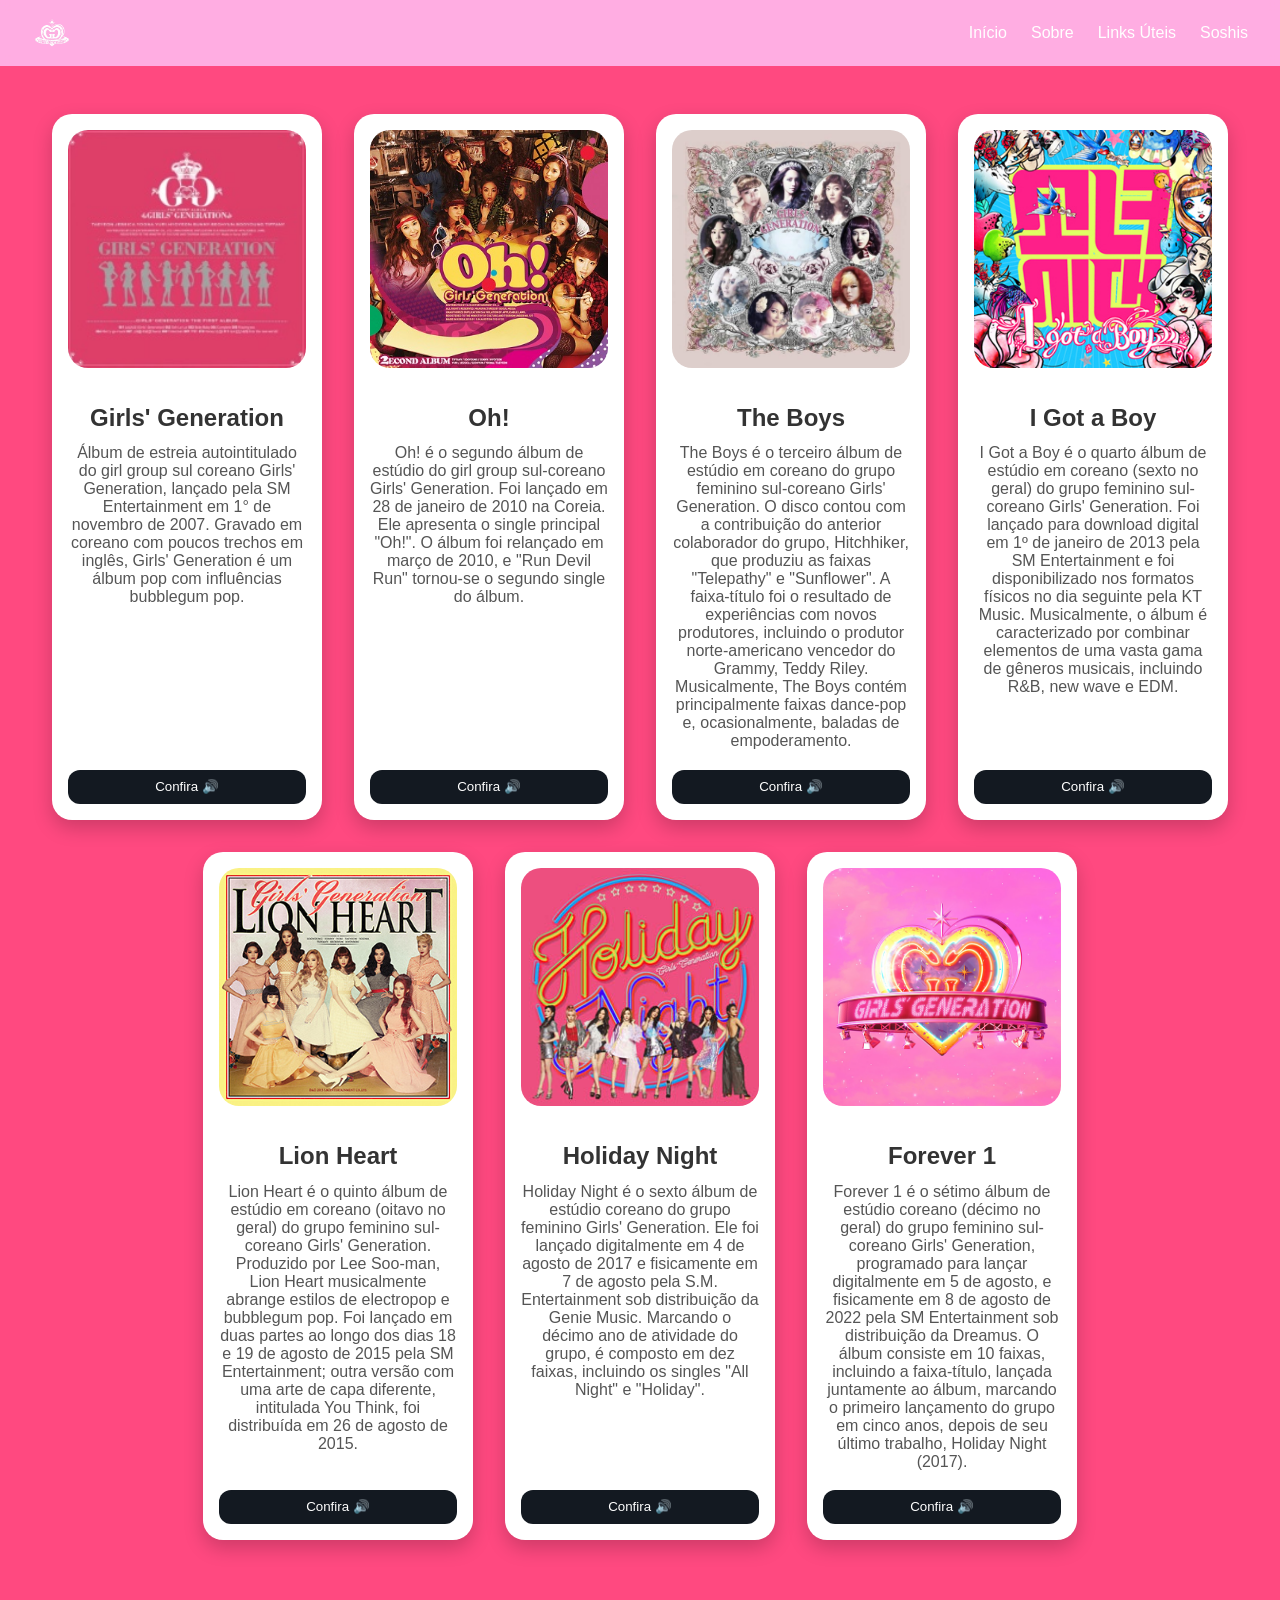
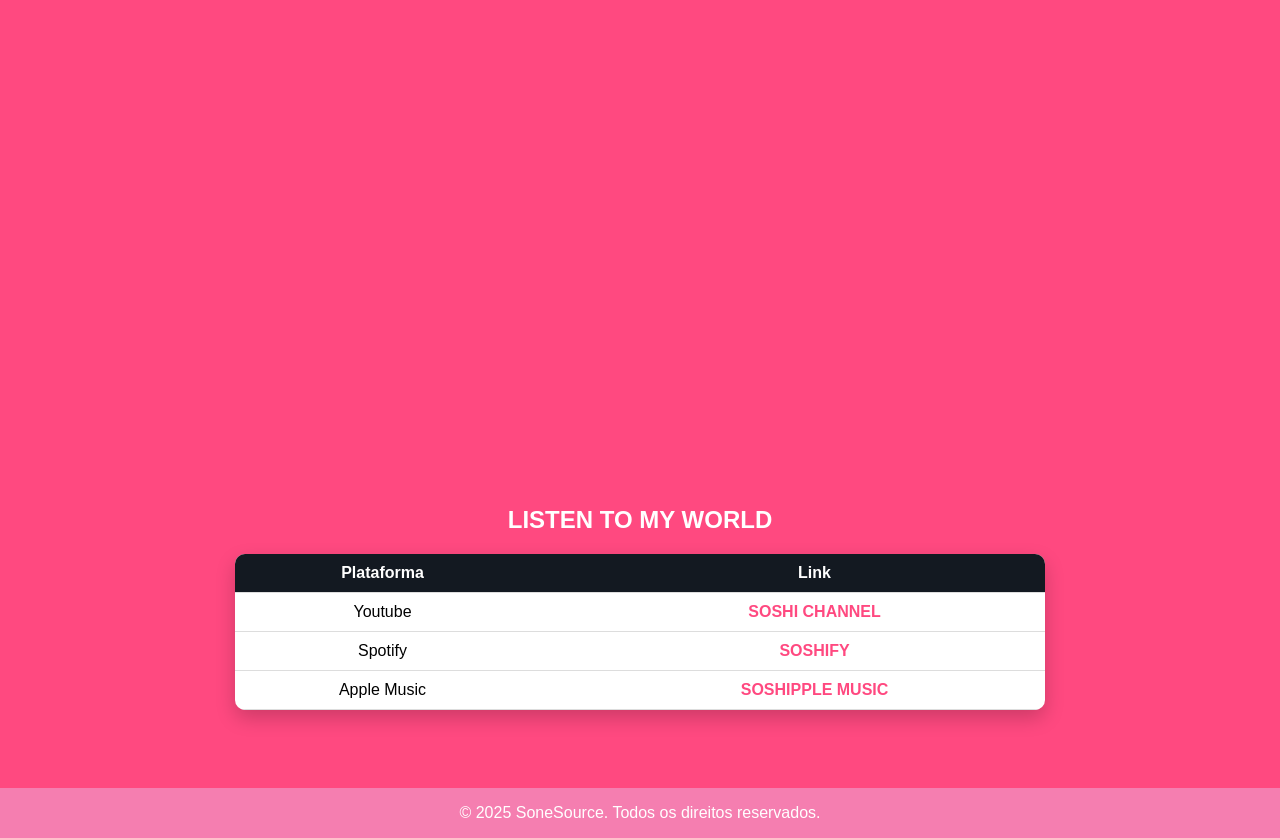
<file: index.html>
<!DOCTYPE html>
<html lang="pt-br">
<head>
    <meta charset="UTF-8">
    <meta name="viewport" content="width=device-width, initial-scale=1.0">
    <title>SoneSource</title>
    <link rel="stylesheet" href="index.css">
</head>
<body>
    <header>
        <nav class="navbar">
            <img src="Imagens/gglogo.png" alt="Logo do site" class="logo">
            <ul class="nav-links">
                <li><a href="#">Início</a></li>
                <li><a href="#">Sobre</a></li>
                <li><a href="#">Links Úteis</a></li>
                <li><a href="#">Soshis</a></li>
            </ul>
        </nav>
    </header>

    <main>
        <section class="cards-container">
            <div class="card">
                <img src="Imagens/album1.jpg" alt="Album 1">
                <h2>Girls' Generation</h2>
                <p> Álbum de estreia autointitulado do girl group sul coreano Girls' Generation, lançado pela SM Entertainment em 1° de novembro de 2007. Gravado em coreano com poucos trechos em inglês, Girls' Generation é um álbum pop com influências bubblegum pop.</p>
                <button>
                    <a href="https://open.spotify.com/intl-pt/album/2U1BPwhkzHt05OFugiSB3g?si=tBam2kd7QqiTpCeBBC47Lw" target="_blank"> Confira 🔊 </a> 
                </button>
            </div>
            <div class="card">
                <img src="Imagens/album2.jpg" alt="Album 2">
                <h2>Oh!</h2>
                <p> Oh! é o segundo álbum de estúdio do girl group sul-coreano Girls' Generation. Foi lançado em 28 de janeiro de 2010 na Coreia. Ele apresenta o single principal "Oh!". O álbum foi relançado em março de 2010, e "Run Devil Run" tornou-se o segundo single do álbum.</p>
                <button>
                  <a href="https://open.spotify.com/intl-pt/album/4e841RxorIoZIufX8v7p7E?si=WdBWhUX9QR6qk5YRUljXbQ" target="_blank"> Confira 🔊 </a> 
                </button>
            </div>
            <div class="card">
                <img src="Imagens/album3.jpg" alt="Album 3">
                <h2>The Boys</h2>
                <p>The Boys é o terceiro álbum de estúdio em coreano do grupo feminino sul-coreano Girls' Generation. O disco contou com a contribuição do anterior colaborador do grupo, Hitchhiker, que produziu as faixas "Telepathy" e "Sunflower". A faixa-título foi o resultado de experiências com novos produtores, incluindo o produtor norte-americano vencedor do Grammy, Teddy Riley. Musicalmente, The Boys contém principalmente faixas dance-pop e, ocasionalmente, baladas de empoderamento.</p>
                <button>
                    <a href="https://open.spotify.com/intl-pt/album/4vGkZl9P0sKxupLdJE7ndS?si=_pkL68EqTr6xupJBPQuUog" target="_blank"> Confira 🔊 </a> 
                </button>
            </div>
            <div class="card">
                <img src="Imagens/album4.jpg" alt="Album 4">
                <h2>I Got a Boy</h2>
                <p>I Got a Boy é o quarto álbum de estúdio em coreano (sexto no geral) do grupo feminino sul-coreano Girls' Generation. Foi lançado para download digital em 1º de janeiro de 2013 pela SM Entertainment e foi disponibilizado nos formatos físicos no dia seguinte pela KT Music. Musicalmente, o álbum é caracterizado por combinar elementos de uma vasta gama de gêneros musicais, incluindo R&B, new wave e EDM.</p>
                <button>
                    <a href="https://open.spotify.com/intl-pt/album/3uhihQCm9aSvdJmDXcVrvi?si=0eLV74_mS8yqvPwyl--C3Q" target="_blank"> Confira 🔊 </a> 
                </button>
            </div>
            <div class="card">
                <img src="Imagens/album5.jpg" alt="Album 5">
                <h2>Lion Heart</h2>
                <p>Lion Heart é o quinto álbum de estúdio em coreano (oitavo no geral) do grupo feminino sul-coreano Girls' Generation. Produzido por Lee Soo-man, Lion Heart musicalmente abrange estilos de electropop e bubblegum pop. Foi lançado em duas partes ao longo dos dias 18 e 19 de agosto de 2015 pela SM Entertainment; outra versão com uma arte de capa diferente, intitulada You Think, foi distribuída em 26 de agosto de 2015.</p>
                <button>
                    <a href="https://open.spotify.com/intl-pt/album/4eKdn0skJCidO2wqIJyCgB?si=YWH2EjX-SBqnoemh97z0xw" target="_blank"> Confira 🔊 </a> 
                </button>
            </div>
            <div class="card">
                <img src="Imagens/album6.jpg" alt="Album 6">
                <h2>Holiday Night</h2>
                <p>Holiday Night é o sexto álbum de estúdio coreano do grupo feminino Girls' Generation. Ele foi lançado digitalmente em 4 de agosto de 2017 e fisicamente em 7 de agosto pela S.M. Entertainment sob distribuição da Genie Music. Marcando o décimo ano de atividade do grupo, é composto em dez faixas, incluindo os singles "All Night" e "Holiday".</p>
                <button>
                    <a href="https://open.spotify.com/intl-pt/album/5MQM8Jw1FvT21Dny8cOXjF?si=sOVY3FG_T3-zpTASPZgMKA" target="_blank"> Confira 🔊 </a> 
                </button>
            </div>
            <div class="card">
                <img src="Imagens/album7.png" alt="Album 7">
                <h2>Forever 1</h2>
                <p>Forever 1 é o sétimo álbum de estúdio coreano (décimo no geral) do grupo feminino sul-coreano Girls' Generation, programado para lançar digitalmente em 5 de agosto, e fisicamente em 8 de agosto de 2022 pela SM Entertainment sob distribuição da Dreamus. O álbum consiste em 10 faixas, incluindo a faixa-título, lançada juntamente ao álbum, marcando o primeiro lançamento do grupo em cinco anos, depois de seu último trabalho, Holiday Night (2017).</p>
                <button>
                    <a href="https://open.spotify.com/intl-pt/album/3CcgnUkTrUaPTt4Ms1MkoP?si=obhpTDm0TQKoPMoY7m2aSA" target="_blank"> Confira 🔊 </a> 
                </button>
            </div>
        </section>
    <div class="soshi_spotify">
        <section>
            <iframe data-testid="embed-iframe" style="border-radius:12px" src="https://open.spotify.com/embed/artist/0Sadg1vgvaPqGTOjxu0N6c?utm_source=generator" width="100%" height="352" frameBorder="0" allowfullscreen="" allow="autoplay; clipboard-write; encrypted-media; fullscreen; picture-in-picture" loading="lazy"></iframe>
        </section>
    </div>

        <section class="table-section">
            <h2>LISTEN TO MY WORLD</h2>
            <table>
                <thead>
                    <tr>
                        <th>Plataforma</th>
                        <th></th>
                        <th>Link</th>
                    </tr>
            </thead>
            <tbody>
                <tr>
                    <td>Youtube</td>
                    <td></td>
                    <td>
                        <a href="https://www.youtube.com/@GIRLSGENERATION"> SOSHI CHANNEL </a>
                    </td>
                </tr>
                <tr>
                    <td>Spotify</td>
                    <td></td>
                    <td>
                        <a href="https://open.spotify.com/intl-pt/artist/0Sadg1vgvaPqGTOjxu0N6c?si=hVDLCJZYT8udTWCfXmki3A"> SOSHIFY </a>
                    </td>
                </tr>
                <tr>
                    <td>Apple Music</td>
                    <td></td>
                    <td>
                        <a href="https://music.apple.com/br/artist/girls-generation/357463500"> SOSHIPPLE MUSIC </a>
                    </td>
                </tr>
            </tbody>
        </table>
    </section>
</main>

    <footer>
        <p>© 2025 SoneSource. Todos os direitos reservados.</p>
    </footer>
</body>
</html>
</file>
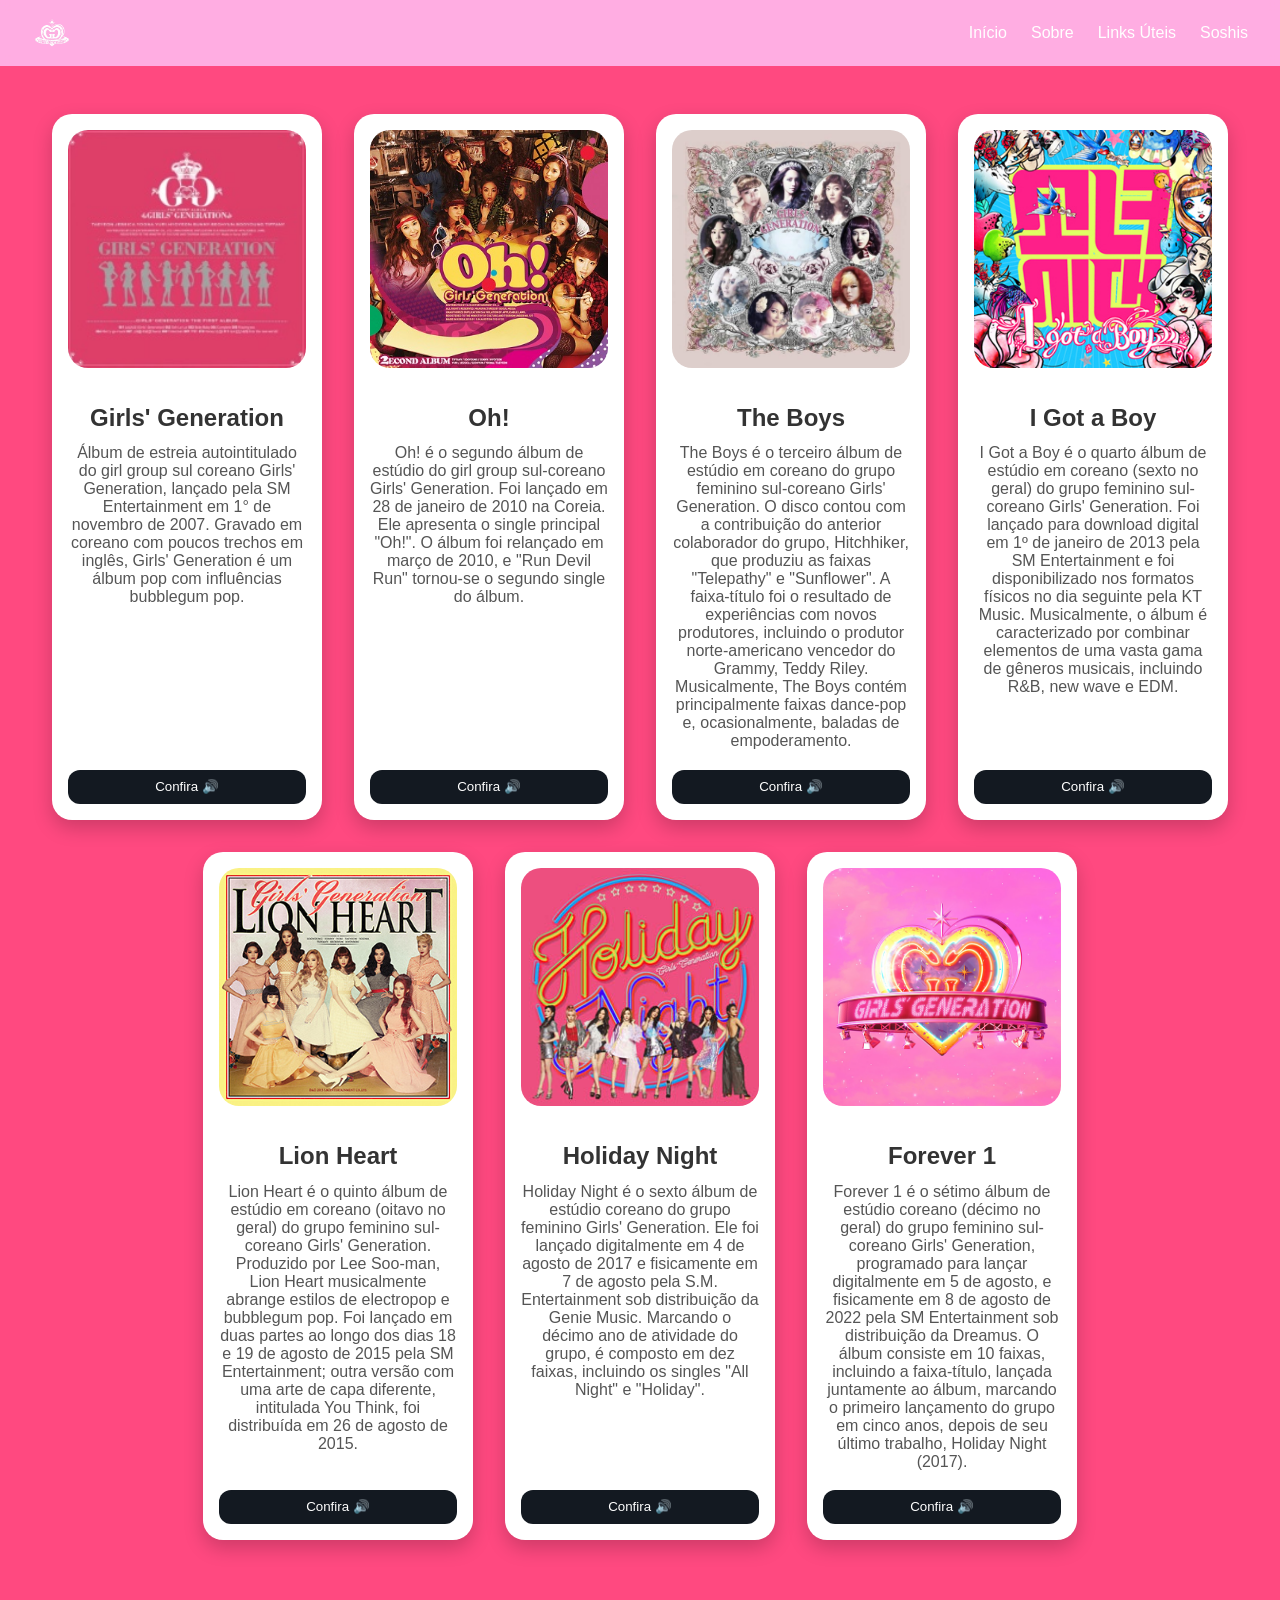
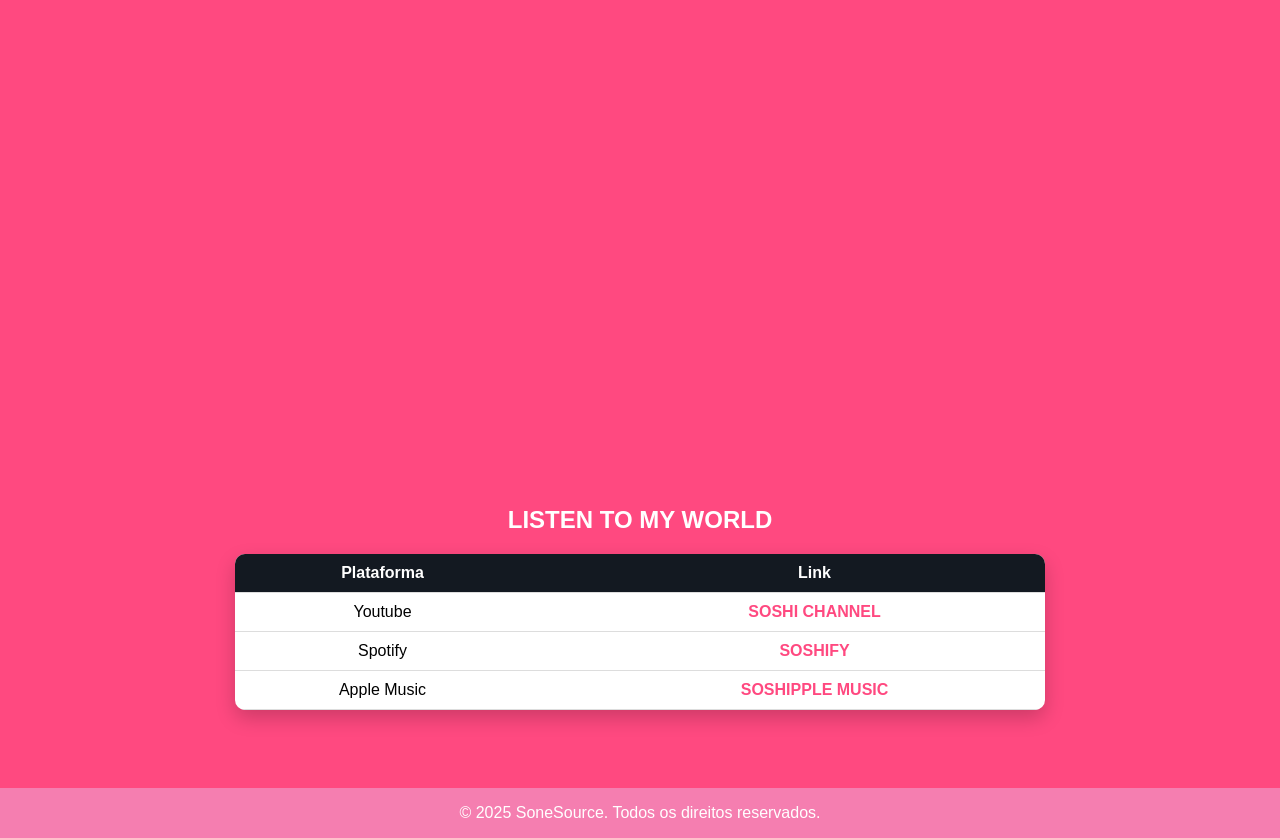
<file: SITEAULA1.html>
<!DOCTYPE html>
<html lang="pt-br">
<head>
    <meta charset="UTF-8">
    <meta name="viewport" content="width=device-width, initial-scale=1.0">
    <title>SoneSource</title>
    <link rel="stylesheet" href="SITEAULA1.css">
</head>
<body>
    <header>
        <nav class="navbar">
            <img src="Imagens/gglogo.png" alt="Logo do site" class="logo">
            <ul class="nav-links">
                <li><a href="#">Início</a></li>
                <li><a href="#">Sobre</a></li>
                <li><a href="#">Links Úteis</a></li>
                <li><a href="#">Soshis</a></li>
            </ul>
        </nav>
    </header>

    <main>
        <section class="cards-container">
            <div class="card">
                <img src="Imagens/album1.jpg" alt="Album 1">
                <h2>Girls' Generation</h2>
                <p> Álbum de estreia autointitulado do girl group sul coreano Girls' Generation, lançado pela SM Entertainment em 1° de novembro de 2007. Gravado em coreano com poucos trechos em inglês, Girls' Generation é um álbum pop com influências bubblegum pop.</p>
                <button>
                    <a href="https://open.spotify.com/intl-pt/album/2U1BPwhkzHt05OFugiSB3g?si=tBam2kd7QqiTpCeBBC47Lw" target="_blank"> Confira 🔊 </a> 
                </button>
            </div>
            <div class="card">
                <img src="Imagens/album2.jpg" alt="Album 2">
                <h2>Oh!</h2>
                <p> Oh! é o segundo álbum de estúdio do girl group sul-coreano Girls' Generation. Foi lançado em 28 de janeiro de 2010 na Coreia. Ele apresenta o single principal "Oh!". O álbum foi relançado em março de 2010, e "Run Devil Run" tornou-se o segundo single do álbum.</p>
                <button>
                  <a href="https://open.spotify.com/intl-pt/album/4e841RxorIoZIufX8v7p7E?si=WdBWhUX9QR6qk5YRUljXbQ" target="_blank"> Confira 🔊 </a> 
                </button>
            </div>
            <div class="card">
                <img src="Imagens/album3.jpg" alt="Album 3">
                <h2>The Boys</h2>
                <p>The Boys é o terceiro álbum de estúdio em coreano do grupo feminino sul-coreano Girls' Generation. O disco contou com a contribuição do anterior colaborador do grupo, Hitchhiker, que produziu as faixas "Telepathy" e "Sunflower". A faixa-título foi o resultado de experiências com novos produtores, incluindo o produtor norte-americano vencedor do Grammy, Teddy Riley. Musicalmente, The Boys contém principalmente faixas dance-pop e, ocasionalmente, baladas de empoderamento.</p>
                <button>
                    <a href="https://open.spotify.com/intl-pt/album/4vGkZl9P0sKxupLdJE7ndS?si=_pkL68EqTr6xupJBPQuUog" target="_blank"> Confira 🔊 </a> 
                </button>
            </div>
            <div class="card">
                <img src="Imagens/album4.jpg" alt="Album 4">
                <h2>I Got a Boy</h2>
                <p>I Got a Boy é o quarto álbum de estúdio em coreano (sexto no geral) do grupo feminino sul-coreano Girls' Generation. Foi lançado para download digital em 1º de janeiro de 2013 pela SM Entertainment e foi disponibilizado nos formatos físicos no dia seguinte pela KT Music. Musicalmente, o álbum é caracterizado por combinar elementos de uma vasta gama de gêneros musicais, incluindo R&B, new wave e EDM.</p>
                <button>
                    <a href="https://open.spotify.com/intl-pt/album/3uhihQCm9aSvdJmDXcVrvi?si=0eLV74_mS8yqvPwyl--C3Q" target="_blank"> Confira 🔊 </a> 
                </button>
            </div>
            <div class="card">
                <img src="Imagens/album5.jpg" alt="Album 5">
                <h2>Lion Heart</h2>
                <p>Lion Heart é o quinto álbum de estúdio em coreano (oitavo no geral) do grupo feminino sul-coreano Girls' Generation. Produzido por Lee Soo-man, Lion Heart musicalmente abrange estilos de electropop e bubblegum pop. Foi lançado em duas partes ao longo dos dias 18 e 19 de agosto de 2015 pela SM Entertainment; outra versão com uma arte de capa diferente, intitulada You Think, foi distribuída em 26 de agosto de 2015.</p>
                <button>
                    <a href="https://open.spotify.com/intl-pt/album/4eKdn0skJCidO2wqIJyCgB?si=YWH2EjX-SBqnoemh97z0xw" target="_blank"> Confira 🔊 </a> 
                </button>
            </div>
            <div class="card">
                <img src="Imagens/album6.jpg" alt="Album 6">
                <h2>Holiday Night</h2>
                <p>Holiday Night é o sexto álbum de estúdio coreano do grupo feminino Girls' Generation. Ele foi lançado digitalmente em 4 de agosto de 2017 e fisicamente em 7 de agosto pela S.M. Entertainment sob distribuição da Genie Music. Marcando o décimo ano de atividade do grupo, é composto em dez faixas, incluindo os singles "All Night" e "Holiday".</p>
                <button>
                    <a href="https://open.spotify.com/intl-pt/album/5MQM8Jw1FvT21Dny8cOXjF?si=sOVY3FG_T3-zpTASPZgMKA" target="_blank"> Confira 🔊 </a> 
                </button>
            </div>
            <div class="card">
                <img src="Imagens/album7.png" alt="Album 7">
                <h2>Forever 1</h2>
                <p>Forever 1 é o sétimo álbum de estúdio coreano (décimo no geral) do grupo feminino sul-coreano Girls' Generation, programado para lançar digitalmente em 5 de agosto, e fisicamente em 8 de agosto de 2022 pela SM Entertainment sob distribuição da Dreamus. O álbum consiste em 10 faixas, incluindo a faixa-título, lançada juntamente ao álbum, marcando o primeiro lançamento do grupo em cinco anos, depois de seu último trabalho, Holiday Night (2017).</p>
                <button>
                    <a href="https://open.spotify.com/intl-pt/album/3CcgnUkTrUaPTt4Ms1MkoP?si=obhpTDm0TQKoPMoY7m2aSA" target="_blank"> Confira 🔊 </a> 
                </button>
            </div>
        </section>
    <div class="soshi_spotify">
        <section>
            <iframe data-testid="embed-iframe" style="border-radius:12px" src="https://open.spotify.com/embed/artist/0Sadg1vgvaPqGTOjxu0N6c?utm_source=generator" width="100%" height="352" frameBorder="0" allowfullscreen="" allow="autoplay; clipboard-write; encrypted-media; fullscreen; picture-in-picture" loading="lazy"></iframe>
        </section>
    </div>

        <section class="table-section">
            <h2>LISTEN TO MY WORLD</h2>
            <table>
                <thead>
                    <tr>
                        <th>Plataforma</th>
                        <th></th>
                        <th>Link</th>
                    </tr>
            </thead>
            <tbody>
                <tr>
                    <td>Youtube</td>
                    <td></td>
                    <td>
                        <a href="https://www.youtube.com/@GIRLSGENERATION"> SOSHI CHANNEL </a>
                    </td>
                </tr>
                <tr>
                    <td>Spotify</td>
                    <td></td>
                    <td>
                        <a href="https://open.spotify.com/intl-pt/artist/0Sadg1vgvaPqGTOjxu0N6c?si=hVDLCJZYT8udTWCfXmki3A"> SOSHIFY </a>
                    </td>
                </tr>
                <tr>
                    <td>Apple Music</td>
                    <td></td>
                    <td>
                        <a href="https://music.apple.com/br/artist/girls-generation/357463500"> SOSHIPPLE MUSIC </a>
                    </td>
                </tr>
            </tbody>
        </table>
    </section>
</main>

    <footer>
        <p>© 2025 SoneSource. Todos os direitos reservados.</p>
    </footer>
</body>
</html>
</file>
<file: index.css>
/* Reset básico */
* {
    margin: 0;
    padding: 0;
    box-sizing: border-box;
    font-family: Arial, sans-serif;
}

/* Fundo do site */
body {
    background-color: #ff4980;
    min-height: 100vh;
}

/* Navbar */
.navbar {
    background-color: rgba(255, 185, 237, 0.9); /* leve transparência */
    color: #fff;
    padding: 0.8rem 2rem;
    backdrop-filter: blur(5px);
    display: flex;
    justify-content: space-between;
    align-items: center;
}

.logo {
    height: 40px; /* altura da logo */
    width: auto; /* mantém proporção */
}

.nav-links {
    list-style: none;
    display: flex;
    gap: 1.5rem;
    margin-left: auto;
}

.nav-links li a {
    color: #fff;
    text-decoration: none;
    font-weight: 500;
    transition: color 0.3s;
}

.nav-links li a:hover {
    color: #ff4980; /* muda cor ao passar o mouse */
}


/* Main */
main {
    padding: 3rem 2rem;
}
.cards-container {
    display: flex;
    flex-wrap: wrap; /* permite quebrar linha em telas menores */
    gap: 2rem;
    justify-content: center; /* centraliza os cards */
}

.card {
    background-color: #fff;
    border-radius: 20px;
    padding: 1rem;
    width: 270px;
    text-align: center;
    box-shadow: 0 8px 20px rgba(0,0,0,0.2);
    transition: transform 0.4s, box-shadow 0.4s ease;
    display: flex;
    flex-direction: column;
}

.card:hover {
    transform: translateY(-10px) scale(1.03);
    box-shadow: 0 20px 40px rgba(0,0,0,0.3);
}

.card h2 {
    margin-bottom: 0.8rem;
    color: #333;
}

.card p {
    margin-bottom: 1.2rem;
    color: #555;
}

.card button {
    padding: 0.6rem 1rem;
    border: none;
    background-color: #131921;
    color: #fff;
    border-radius: 12px;
    cursor: pointer;
    transition: background-color 0.3s ease, transform 0.3s ease;
}

.card button:hover {
    background-color: #000;
    transform: scale(1.05);
}

.card img {
    width: 100%;
    border-radius: 20px; /* topo arredondado */
    margin-bottom: 1rem;
}

.soshi_spotify {
  text-align: center;
  margin-top: 60px;
  margin-bottom: 60px; /* <-- espaço entre o player e a tabela */
  padding: 20px;
}

.table-section {
  text-align: center;
  margin-top: 30px;
  padding: 30px;
}


.table-section table {
  margin: 0 auto;
  border-collapse: collapse;
  width: 70%;
  background-color: white;
  color: black;
  border-radius: 10px;
  overflow: hidden;
}

.table-section th, .table-section td {
  padding: 10px;
  border-bottom: 1px solid #ddd;
}

.table-section a {
  color: #ff4980;
  font-weight: bold;
  text-decoration: none;
}

/* Tabela estilizada */
table {
    width: 80%;
    margin: 0 auto;
    border-collapse: collapse;
    background-color: #fff;
    border-radius: 10px;
    overflow: hidden;
    box-shadow: 0 8px 20px rgba(0,0,0,0.2);
}

thead {
    background-color: #131921;
    color: #fff;
}

th, td {
    padding: 1rem;
    text-align: center;
    border-bottom: 1px solid #ddd;
}

tbody tr:hover {
    background-color: #f4f4f4;
}



footer {
    text-align: center;
    padding: 1rem;
    background-color: #f57eb0;
    color: #fff;
}
h2{
 margin-top: 20px;
 margin-bottom: 20px; 
 color:#fff;
}
button a {
  color: white;
  text-decoration: none;
  display: block;
}
.card button, 
.card a.btn {
  margin-top: auto;
}
</file>
<file: SITEAULA1.css>
/* Reset básico */
* {
    margin: 0;
    padding: 0;
    box-sizing: border-box;
    font-family: Arial, sans-serif;
}

/* Fundo do site */
body {
    background-color: #ff4980;
    min-height: 100vh;
}

/* Navbar */
.navbar {
    background-color: rgba(255, 185, 237, 0.9); /* leve transparência */
    color: #fff;
    padding: 0.8rem 2rem;
    backdrop-filter: blur(5px);
    display: flex;
    justify-content: space-between;
    align-items: center;
}

.logo {
    height: 40px; /* altura da logo */
    width: auto; /* mantém proporção */
}

.nav-links {
    list-style: none;
    display: flex;
    gap: 1.5rem;
    margin-left: auto;
}

.nav-links li a {
    color: #fff;
    text-decoration: none;
    font-weight: 500;
    transition: color 0.3s;
}

.nav-links li a:hover {
    color: #ff4980; /* muda cor ao passar o mouse */
}


/* Main */
main {
    padding: 3rem 2rem;
}
.cards-container {
    display: flex;
    flex-wrap: wrap; /* permite quebrar linha em telas menores */
    gap: 2rem;
    justify-content: center; /* centraliza os cards */
}

.card {
    background-color: #fff;
    border-radius: 20px;
    padding: 1rem;
    width: 270px;
    text-align: center;
    box-shadow: 0 8px 20px rgba(0,0,0,0.2);
    transition: transform 0.4s, box-shadow 0.4s ease;
    display: flex;
    flex-direction: column;
}

.card:hover {
    transform: translateY(-10px) scale(1.03);
    box-shadow: 0 20px 40px rgba(0,0,0,0.3);
}

.card h2 {
    margin-bottom: 0.8rem;
    color: #333;
}

.card p {
    margin-bottom: 1.2rem;
    color: #555;
}

.card button {
    padding: 0.6rem 1rem;
    border: none;
    background-color: #131921;
    color: #fff;
    border-radius: 12px;
    cursor: pointer;
    transition: background-color 0.3s ease, transform 0.3s ease;
}

.card button:hover {
    background-color: #000;
    transform: scale(1.05);
}

.card img {
    width: 100%;
    border-radius: 20px; /* topo arredondado */
    margin-bottom: 1rem;
}

.soshi_spotify {
  text-align: center;
  margin-top: 60px;
  margin-bottom: 60px; /* <-- espaço entre o player e a tabela */
  padding: 20px;
}

.table-section {
  text-align: center;
  margin-top: 30px;
  padding: 30px;
}


.table-section table {
  margin: 0 auto;
  border-collapse: collapse;
  width: 70%;
  background-color: white;
  color: black;
  border-radius: 10px;
  overflow: hidden;
}

.table-section th, .table-section td {
  padding: 10px;
  border-bottom: 1px solid #ddd;
}

.table-section a {
  color: #ff4980;
  font-weight: bold;
  text-decoration: none;
}

/* Tabela estilizada */
table {
    width: 80%;
    margin: 0 auto;
    border-collapse: collapse;
    background-color: #fff;
    border-radius: 10px;
    overflow: hidden;
    box-shadow: 0 8px 20px rgba(0,0,0,0.2);
}

thead {
    background-color: #131921;
    color: #fff;
}

th, td {
    padding: 1rem;
    text-align: center;
    border-bottom: 1px solid #ddd;
}

tbody tr:hover {
    background-color: #f4f4f4;
}



footer {
    text-align: center;
    padding: 1rem;
    background-color: #f57eb0;
    color: #fff;
}
h2{
 margin-top: 20px;
 margin-bottom: 20px; 
 color:#fff;
}
button a {
  color: white;
  text-decoration: none;
  display: block;
}
.card button, 
.card a.btn {
  margin-top: auto;
}
</file>
